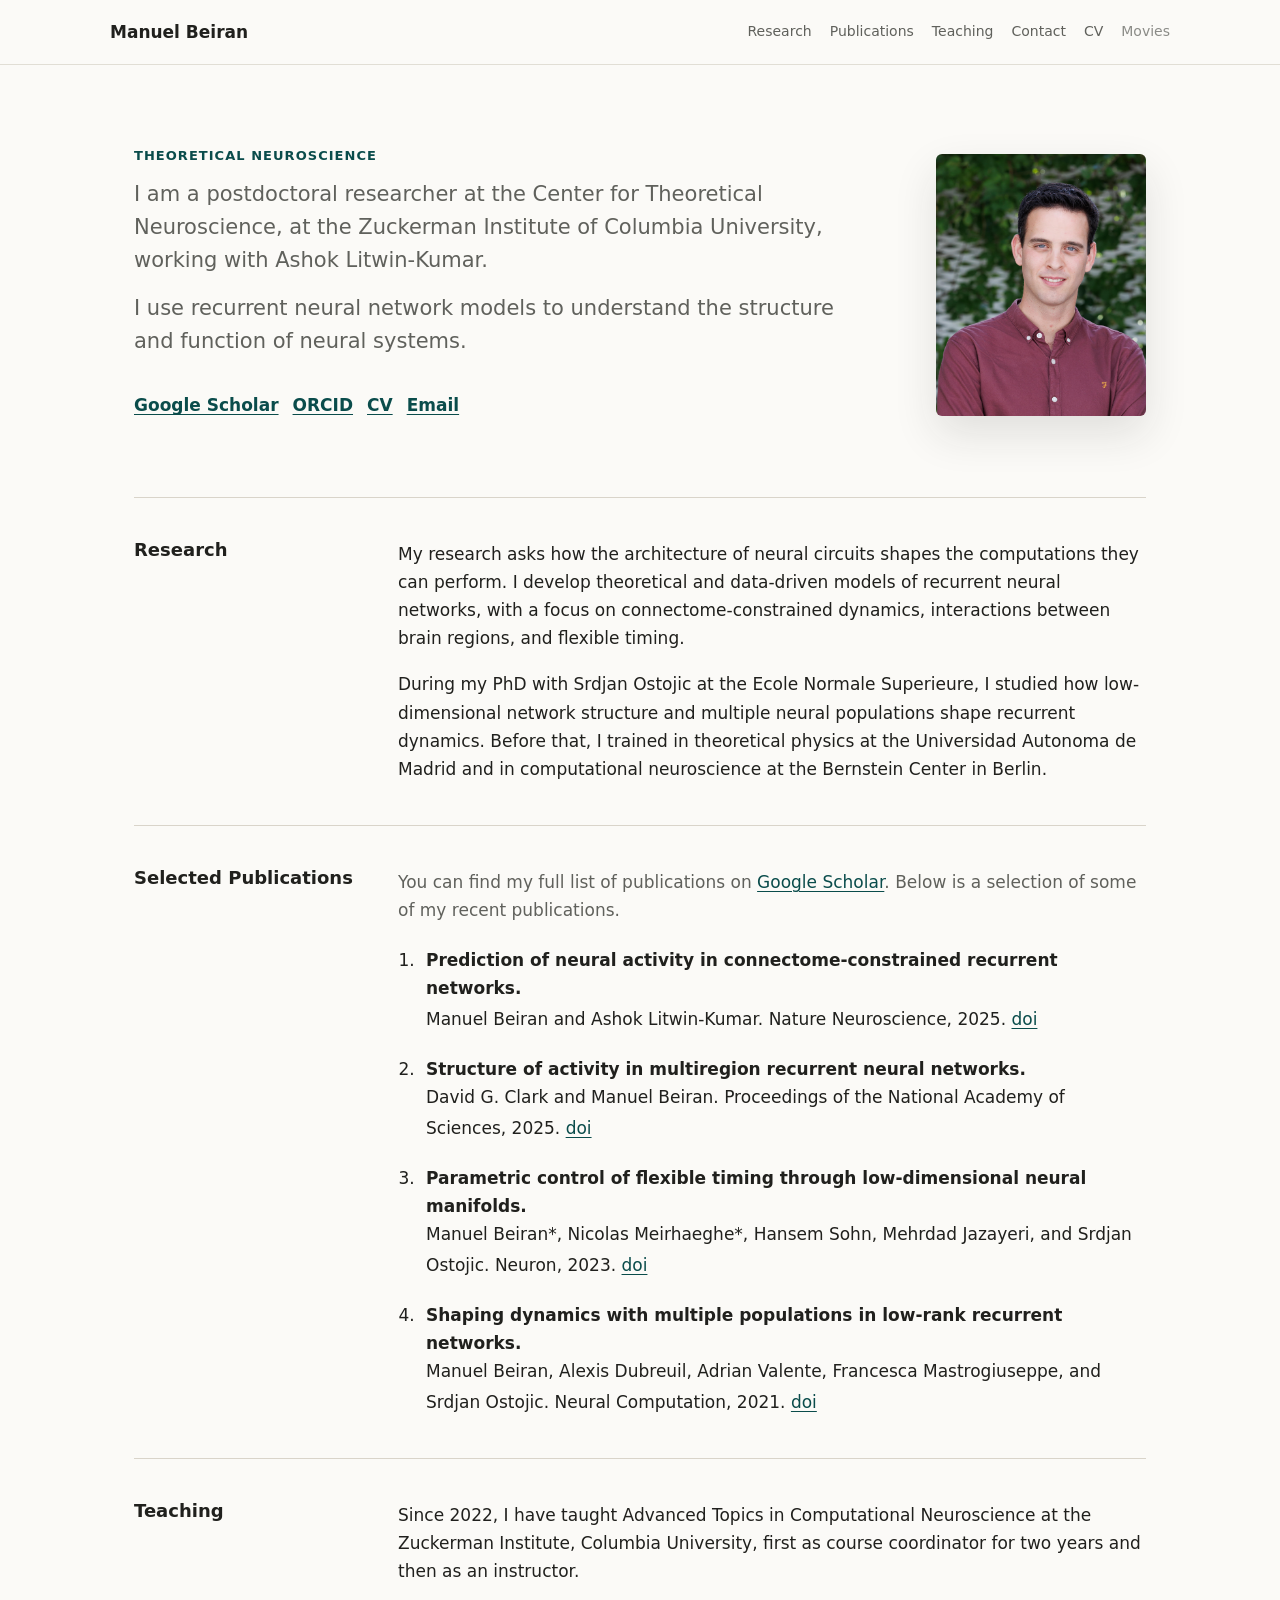
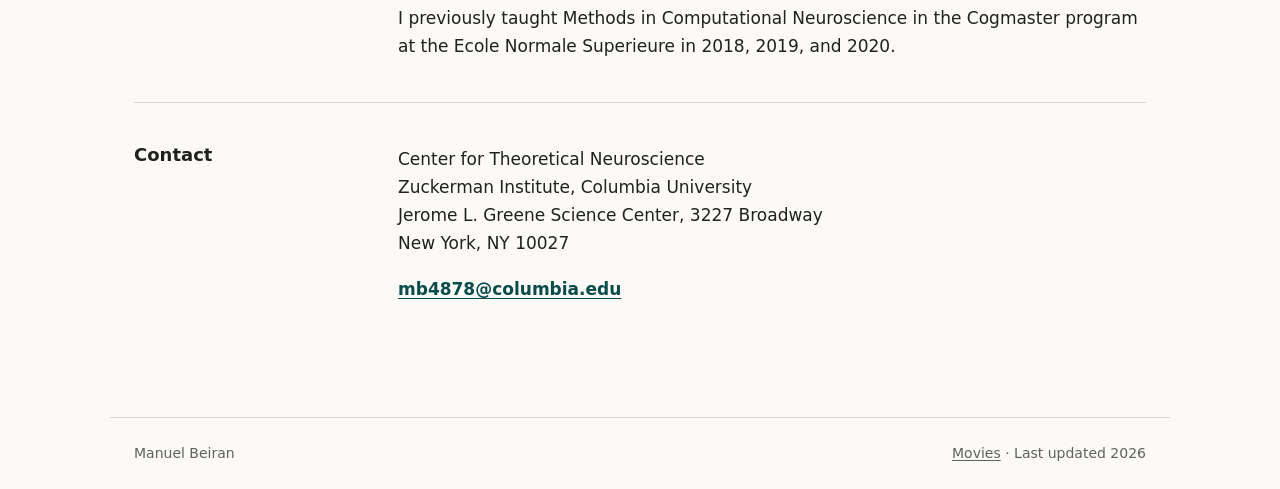
<file: index.html>
<!doctype html>
<html lang="en">
  <head>
    <meta charset="utf-8">
    <meta name="viewport" content="width=device-width, initial-scale=1">
    <meta
      name="description"
      content="Manuel Beiran, theoretical neuroscientist studying recurrent neural networks, connectomics, and neural dynamics."
    >
    <title>Manuel Beiran</title>
    <link rel="stylesheet" href="styles.css">
  </head>
  <body>
    <header class="site-header">
      <a class="brand" href="#top">Manuel Beiran</a>
      <nav aria-label="Main navigation">
        <a href="#research">Research</a>
        <a href="#publications">Publications</a>
        <a href="#teaching">Teaching</a>
        <a href="#contact">Contact</a>
        <a href="cv.pdf">CV</a>
        <a class="quiet-nav" href="movies.html">Movies</a>
      </nav>
    </header>

    <main id="top">
      <section class="intro">
        <div class="intro-copy">
          <p class="eyebrow">Theoretical neuroscience</p>
          <p class="lead">
            I am a postdoctoral researcher at the Center for Theoretical
            Neuroscience, at the Zuckerman Institute of Columbia University,
            working with Ashok Litwin-Kumar.
          </p>
          <p class="lead">
            I use recurrent neural network models to understand the structure
            and function of neural systems.
          </p>
          <div class="links" aria-label="Profile links">
            <a href="https://scholar.google.fr/citations?user=wPnIsFUAAAAJ&amp;hl=fr">Google Scholar</a>
            <a href="https://orcid.org/0000-0002-0275-5728">ORCID</a>
            <a href="cv.pdf">CV</a>
            <a href="mailto:mb4878@columbia.edu">Email</a>
          </div>
        </div>
        <img
          src="assets/profile.jpg"
          alt="Manuel Beiran"
          class="portrait"
        >
      </section>

      <section id="research" class="section">
        <h2>Research</h2>
        <div class="section-body">
          <p>
            My research asks how the architecture of neural circuits shapes the
            computations they can perform. I develop theoretical and
            data-driven models of recurrent neural networks, with a focus on
            connectome-constrained dynamics, interactions between brain regions,
            and flexible timing.
          </p>
          <p>
            During my PhD with Srdjan Ostojic at the Ecole Normale Superieure,
            I studied how low-dimensional network structure and multiple neural
            populations shape recurrent dynamics. Before that, I trained in
            theoretical physics at the Universidad Autonoma de Madrid and in
            computational neuroscience at the Bernstein Center in Berlin.
          </p>
        </div>
      </section>

      <section id="publications" class="section">
        <h2>Selected Publications</h2>
        <div class="publication-list">
          <p class="publication-intro">
            You can find my full list of publications on
            <a href="https://scholar.google.fr/citations?user=wPnIsFUAAAAJ&amp;hl=fr">Google Scholar</a>.
            Below is a selection of some of my recent publications.
          </p>
          <ol class="publications">
            <li>
              <span class="paper-title">Prediction of neural activity in connectome-constrained recurrent networks.</span>
              <span>Manuel Beiran and Ashok Litwin-Kumar. Nature Neuroscience, 2025.</span>
              <a href="https://doi.org/10.1038/s41593-025-02080-4">doi</a>
            </li>
            <li>
              <span class="paper-title">Structure of activity in multiregion recurrent neural networks.</span>
              <span>David G. Clark and Manuel Beiran. Proceedings of the National Academy of Sciences, 2025.</span>
              <a href="https://doi.org/10.1073/pnas.2404039122">doi</a>
            </li>
            <li>
              <span class="paper-title">Parametric control of flexible timing through low-dimensional neural manifolds.</span>
              <span>Manuel Beiran*, Nicolas Meirhaeghe*, Hansem Sohn, Mehrdad Jazayeri, and Srdjan Ostojic. Neuron, 2023.</span>
              <a href="https://doi.org/10.1016/j.neuron.2022.12.016">doi</a>
            </li>
            <li>
              <span class="paper-title">Shaping dynamics with multiple populations in low-rank recurrent networks.</span>
              <span>Manuel Beiran, Alexis Dubreuil, Adrian Valente, Francesca Mastrogiuseppe, and Srdjan Ostojic. Neural Computation, 2021.</span>
              <a href="https://doi.org/10.1162/neco_a_01381">doi</a>
            </li>
          </ol>
        </div>
      </section>

      <section id="teaching" class="section">
        <h2>Teaching</h2>
        <div class="section-body">
          <p>
            Since 2022, I have taught Advanced Topics in Computational
            Neuroscience at the Zuckerman Institute, Columbia University,
            first as course coordinator for two years and then as an instructor.
          </p>
          <p>
            I previously taught Methods in Computational Neuroscience in the
            Cogmaster program at the Ecole Normale Superieure in 2018, 2019,
            and 2020.
          </p>
        </div>
      </section>

      <section id="contact" class="section contact">
        <h2>Contact</h2>
        <div class="section-body">
          <p>
            Center for Theoretical Neuroscience<br>
            Zuckerman Institute, Columbia University<br>
            Jerome L. Greene Science Center, 3227 Broadway<br>
            New York, NY 10027
          </p>
          <p>
            <a href="mailto:mb4878@columbia.edu">mb4878@columbia.edu</a>
          </p>
        </div>
      </section>
    </main>

    <footer>
      <span>Manuel Beiran</span>
      <span><a href="movies.html">Movies</a> · Last updated 2026</span>
    </footer>
  </body>
</html>
</file>
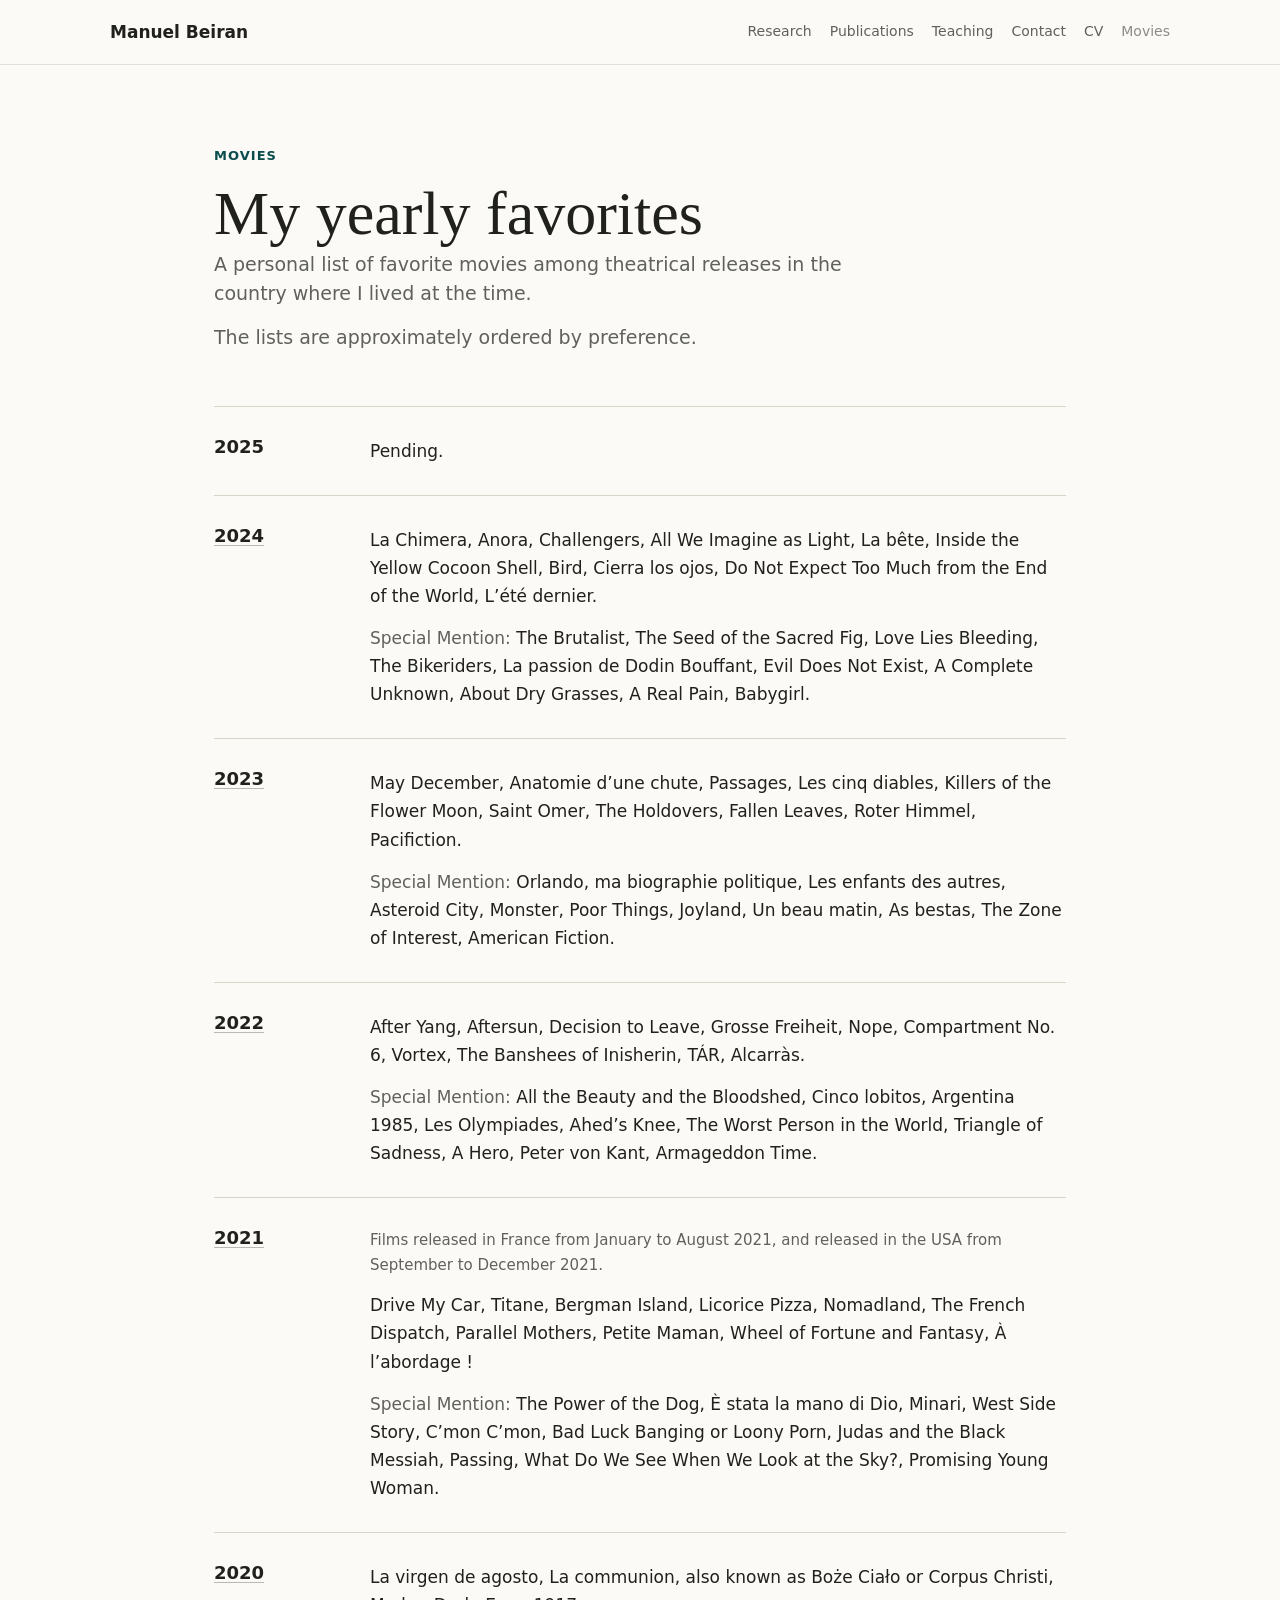
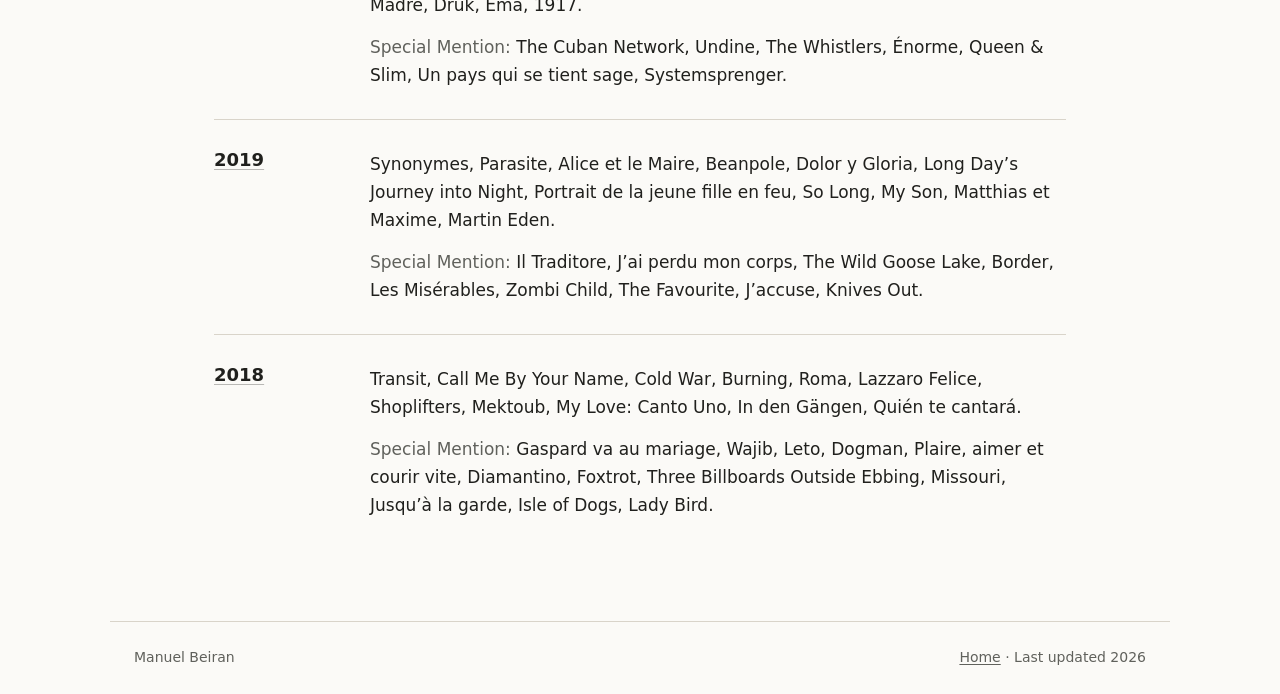
<file: movies.html>
<!doctype html>
<html lang="en">
  <head>
    <meta charset="utf-8">
    <meta name="viewport" content="width=device-width, initial-scale=1">
    <meta
      name="description"
      content="Favorite theatrical releases listed by Manuel Beiran."
    >
    <title>Movies | Manuel Beiran</title>
    <link rel="stylesheet" href="styles.css">
  </head>
  <body>
    <header class="site-header">
      <a class="brand" href="index.html">Manuel Beiran</a>
      <nav aria-label="Main navigation">
        <a href="index.html#research">Research</a>
        <a href="index.html#publications">Publications</a>
        <a href="index.html#teaching">Teaching</a>
        <a href="index.html#contact">Contact</a>
        <a href="cv.pdf">CV</a>
        <a class="quiet-nav" href="movies.html" aria-current="page">Movies</a>
      </nav>
    </header>

    <main class="page">
      <section class="page-intro">
        <p class="eyebrow">Movies</p>
        <h1>My yearly favorites</h1>
        <p class="lead compact">
          A personal list of favorite movies among theatrical releases in the
          country where I lived at the time.
        </p>
        <p class="lead compact">
          The lists are approximately ordered by preference.
        </p>
      </section>

      <section class="movie-year">
        <h2>2025</h2>
        <div class="movie-list">
          <p>Pending.</p>
        </div>
      </section>

      <section class="movie-year">
        <h2><a href="assets/movies/2024.png">2024</a></h2>
        <div class="movie-list">
          <p>La Chimera, Anora, Challengers, All We Imagine as Light, La bête, Inside the Yellow Cocoon Shell, Bird, Cierra los ojos, Do Not Expect Too Much from the End of the World, L’été dernier.</p>
          <p><span class="special-mention">Special Mention:</span> The Brutalist, The Seed of the Sacred Fig, Love Lies Bleeding, The Bikeriders, La passion de Dodin Bouffant, Evil Does Not Exist, A Complete Unknown, About Dry Grasses, A Real Pain, Babygirl.</p>
        </div>
      </section>

      <section class="movie-year">
        <h2><a href="assets/movies/2023.png">2023</a></h2>
        <div class="movie-list">
          <p>May December, Anatomie d’une chute, Passages, Les cinq diables, Killers of the Flower Moon, Saint Omer, The Holdovers, Fallen Leaves, Roter Himmel, Pacifiction.</p>
          <p><span class="special-mention">Special Mention:</span> Orlando, ma biographie politique, Les enfants des autres, Asteroid City, Monster, Poor Things, Joyland, Un beau matin, As bestas, The Zone of Interest, American Fiction.</p>
        </div>
      </section>

      <section class="movie-year">
        <h2><a href="assets/movies/2022.png">2022</a></h2>
        <div class="movie-list">
          <p>After Yang, Aftersun, Decision to Leave, Grosse Freiheit, Nope, Compartment No. 6, Vortex, The Banshees of Inisherin, TÁR, Alcarràs.</p>
          <p><span class="special-mention">Special Mention:</span> All the Beauty and the Bloodshed, Cinco lobitos, Argentina 1985, Les Olympiades, Ahed’s Knee, The Worst Person in the World, Triangle of Sadness, A Hero, Peter von Kant, Armageddon Time.</p>
        </div>
      </section>

      <section class="movie-year">
        <h2><a href="assets/movies/2021.png">2021</a></h2>
        <div class="movie-list">
          <p class="note">Films released in France from January to August 2021, and released in the USA from September to December 2021.</p>
          <p>Drive My Car, Titane, Bergman Island, Licorice Pizza, Nomadland, The French Dispatch, Parallel Mothers, Petite Maman, Wheel of Fortune and Fantasy, À l’abordage !</p>
          <p><span class="special-mention">Special Mention:</span> The Power of the Dog, È stata la mano di Dio, Minari, West Side Story, C’mon C’mon, Bad Luck Banging or Loony Porn, Judas and the Black Messiah, Passing, What Do We See When We Look at the Sky?, Promising Young Woman.</p>
        </div>
      </section>

      <section class="movie-year">
        <h2><a href="assets/movies/2020.png">2020</a></h2>
        <div class="movie-list">
          <p>La virgen de agosto, La communion, also known as Boże Ciało or Corpus Christi, Madre, Druk, Ema, 1917.</p>
          <p><span class="special-mention">Special Mention:</span> The Cuban Network, Undine, The Whistlers, Énorme, Queen &amp; Slim, Un pays qui se tient sage, Systemsprenger.</p>
        </div>
      </section>

      <section class="movie-year">
        <h2><a href="assets/movies/2019.png">2019</a></h2>
        <div class="movie-list">
          <p>Synonymes, Parasite, Alice et le Maire, Beanpole, Dolor y Gloria, Long Day’s Journey into Night, Portrait de la jeune fille en feu, So Long, My Son, Matthias et Maxime, Martin Eden.</p>
          <p><span class="special-mention">Special Mention:</span> Il Traditore, J’ai perdu mon corps, The Wild Goose Lake, Border, Les Misérables, Zombi Child, The Favourite, J’accuse, Knives Out.</p>
        </div>
      </section>

      <section class="movie-year">
        <h2><a href="assets/movies/2018.png">2018</a></h2>
        <div class="movie-list">
          <p>Transit, Call Me By Your Name, Cold War, Burning, Roma, Lazzaro Felice, Shoplifters, Mektoub, My Love: Canto Uno, In den Gängen, Quién te cantará.</p>
          <p><span class="special-mention">Special Mention:</span> Gaspard va au mariage, Wajib, Leto, Dogman, Plaire, aimer et courir vite, Diamantino, Foxtrot, Three Billboards Outside Ebbing, Missouri, Jusqu’à la garde, Isle of Dogs, Lady Bird.</p>
        </div>
      </section>
    </main>

    <footer>
      <span>Manuel Beiran</span>
      <span><a href="index.html">Home</a> · Last updated 2026</span>
    </footer>
  </body>
</html>
</file>
<file: styles.css>
:root {
  --background: #fbfaf7;
  --text: #20201d;
  --muted: #60615c;
  --line: #d9d4ca;
  --accent: #0f6f6e;
  --accent-dark: #0a4c4b;
  --surface: #ffffff;
}

* {
  box-sizing: border-box;
}

html {
  scroll-behavior: smooth;
}

body {
  margin: 0;
  background: var(--background);
  color: var(--text);
  font-family: Inter, ui-sans-serif, system-ui, -apple-system, BlinkMacSystemFont, "Segoe UI", sans-serif;
  font-size: 17px;
  line-height: 1.65;
}

a {
  color: var(--accent-dark);
  text-decoration-thickness: 1px;
  text-underline-offset: 0.16em;
}

a:hover {
  color: var(--accent);
}

.site-header {
  position: sticky;
  top: 0;
  z-index: 10;
  display: flex;
  align-items: center;
  justify-content: space-between;
  gap: 24px;
  padding: 18px max(24px, calc((100vw - 1060px) / 2));
  border-bottom: 1px solid color-mix(in srgb, var(--line), transparent 25%);
  background: color-mix(in srgb, var(--background), transparent 8%);
  backdrop-filter: blur(14px);
}

.brand {
  color: var(--text);
  font-weight: 700;
  text-decoration: none;
}

nav {
  display: flex;
  flex-wrap: wrap;
  justify-content: flex-end;
  gap: 18px;
  font-size: 14px;
}

nav a {
  color: var(--muted);
  text-decoration: none;
}

.quiet-nav {
  opacity: 0.72;
}

main {
  max-width: 1060px;
  margin: 0 auto;
  padding: 56px 24px 72px;
}

.intro {
  display: grid;
  grid-template-columns: minmax(0, 1fr) 210px;
  gap: 56px;
  align-items: center;
  padding: 24px 0 72px;
}

.eyebrow {
  margin: 0 0 12px;
  color: var(--accent-dark);
  font-size: 13px;
  font-weight: 700;
  letter-spacing: 0.08em;
  text-transform: uppercase;
}

h1,
h2 {
  margin: 0;
  line-height: 1.15;
  letter-spacing: 0;
}

h1 {
  max-width: 760px;
  font-family: Georgia, "Times New Roman", serif;
  font-size: clamp(42px, 7vw, 74px);
  font-weight: 500;
}

h2 {
  font-size: 18px;
  font-weight: 750;
}

.lead {
  max-width: 720px;
  margin: 0;
  color: var(--muted);
  font-size: 21px;
  line-height: 1.55;
}

.intro .lead + .lead {
  margin-top: 16px;
}

.links {
  display: flex;
  flex-wrap: wrap;
  gap: 14px;
  margin-top: 28px;
}

.links a {
  display: inline-flex;
  align-items: center;
  min-height: 38px;
  padding: 6px 0;
  font-weight: 650;
}

.portrait {
  width: 100%;
  aspect-ratio: 4 / 5;
  object-fit: cover;
  border-radius: 6px;
  box-shadow: 0 18px 44px rgba(32, 32, 29, 0.12);
}

.section {
  display: grid;
  grid-template-columns: 220px minmax(0, 1fr);
  gap: 44px;
  padding: 42px 0;
  border-top: 1px solid var(--line);
}

.section-body,
.publication-list,
.publications {
  max-width: 760px;
}

.section-body p {
  margin: 0;
}

.section-body p + p {
  margin-top: 18px;
}

.publications {
  display: grid;
  gap: 22px;
  margin: 0;
  padding-left: 22px;
}

.publication-intro {
  margin: 0 0 22px;
  color: var(--muted);
}

.publications li {
  padding-left: 6px;
}

.paper-title {
  display: block;
  font-weight: 750;
}

.publications span + a,
.publications span + span {
  margin-top: 3px;
}

.publications a {
  display: inline-block;
  margin-top: 4px;
}

.contact a {
  font-weight: 650;
}

footer {
  display: flex;
  justify-content: space-between;
  gap: 20px;
  max-width: 1060px;
  margin: 0 auto;
  padding: 24px;
  border-top: 1px solid var(--line);
  color: var(--muted);
  font-size: 14px;
}

footer a {
  color: var(--muted);
}

.page {
  max-width: 900px;
}

.page-intro {
  padding: 24px 0 54px;
}

.page-intro h1 {
  font-size: clamp(38px, 6vw, 62px);
}

.lead.compact {
  max-width: 700px;
  font-size: 19px;
}

.lead.compact + .lead.compact {
  margin-top: 14px;
}

.movie-year {
  display: grid;
  grid-template-columns: 120px minmax(0, 1fr);
  gap: 36px;
  padding: 30px 0;
  border-top: 1px solid var(--line);
}

.movie-year h2 a {
  color: var(--text);
  text-decoration-color: color-mix(in srgb, var(--text), transparent 70%);
}

.movie-year h2 a:hover {
  color: var(--accent-dark);
}

.movie-list {
  display: grid;
  gap: 14px;
  max-width: 700px;
}

.movie-list p {
  margin: 0;
}

.note {
  color: var(--muted);
  font-size: 15px;
}

.special-mention {
  color: var(--muted);
}

@media (max-width: 780px) {
  .site-header {
    position: static;
    align-items: flex-start;
    flex-direction: column;
  }

  nav {
    justify-content: flex-start;
    gap: 12px 16px;
  }

  main {
    padding-top: 28px;
  }

  .intro,
  .section {
    grid-template-columns: 1fr;
  }

  .intro {
    gap: 32px;
    padding-bottom: 48px;
  }

  .portrait {
    max-width: 190px;
  }

  .section {
    gap: 16px;
    padding: 34px 0;
  }

  .movie-year {
    grid-template-columns: 1fr;
    gap: 10px;
  }

  .lead {
    font-size: 19px;
  }

  footer {
    flex-direction: column;
  }
}
</file>
